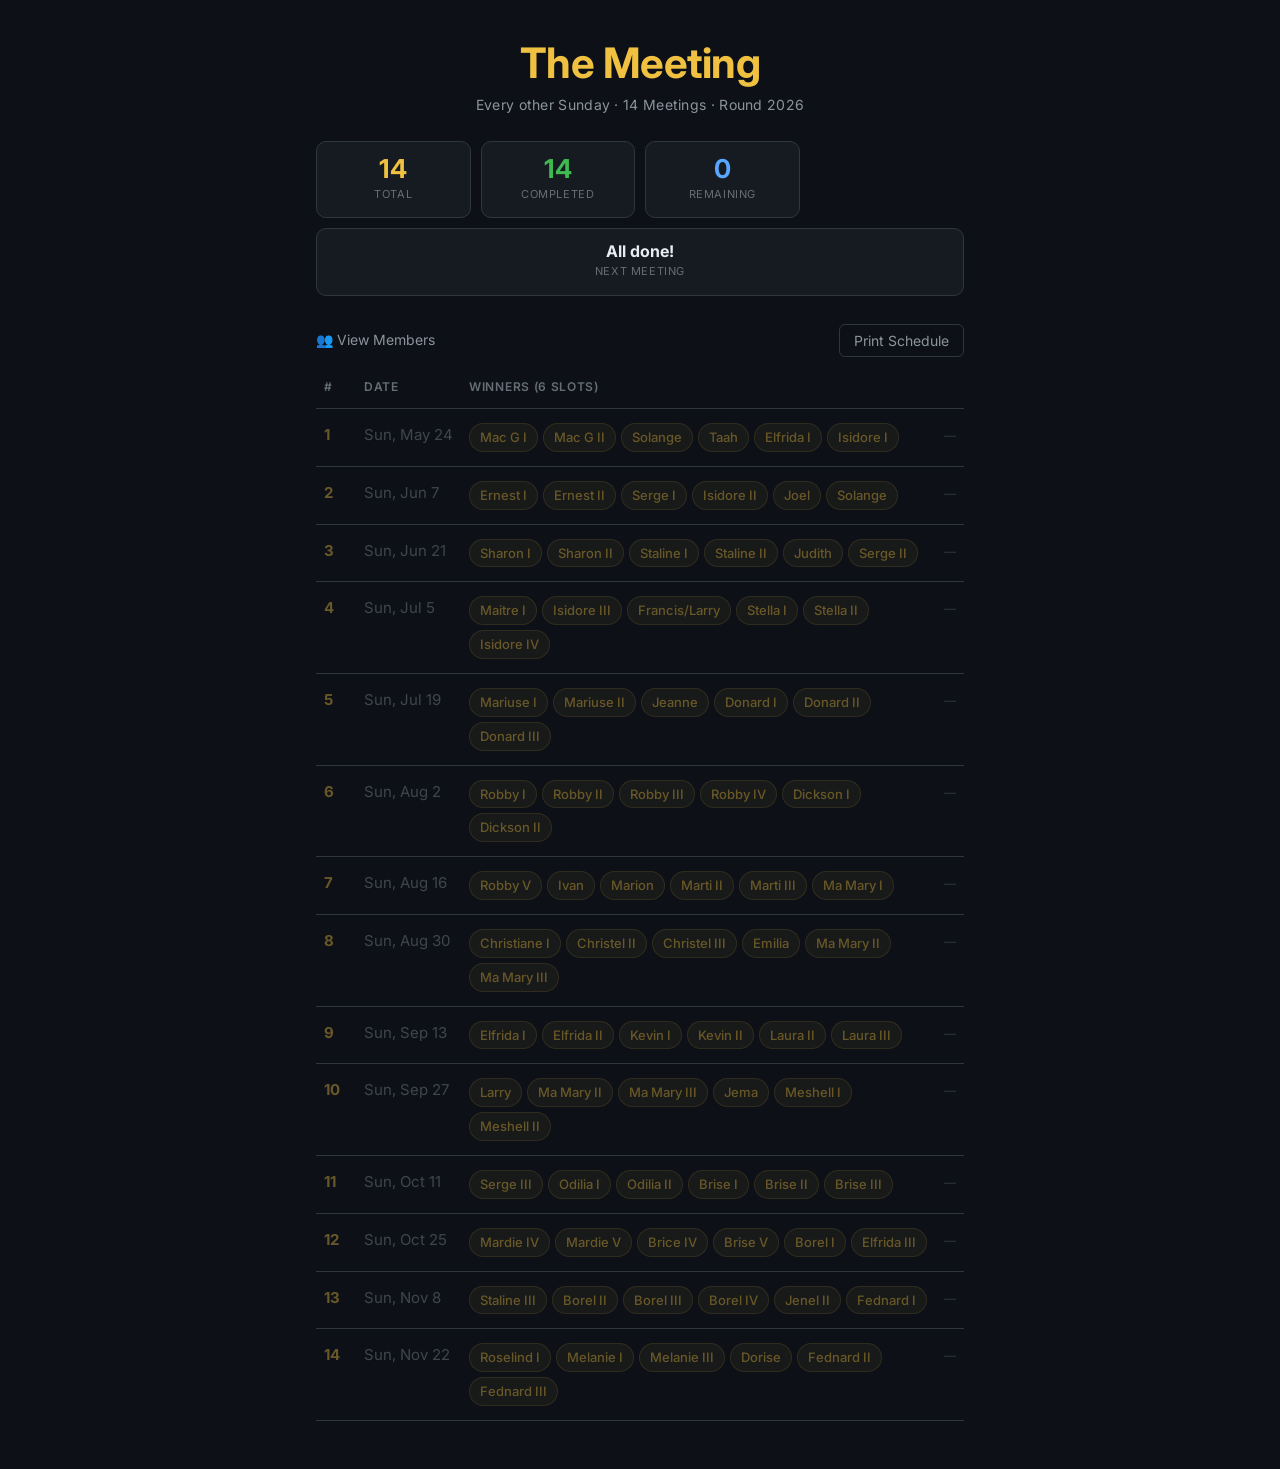
<file: index.html>
<!DOCTYPE html>
<html lang="en">
<head>
  <meta charset="UTF-8">
  <meta name="viewport" content="width=device-width, initial-scale=1.0">
  <title>The Meeting — 2026</title>
  <link rel="preconnect" href="https://fonts.googleapis.com">
  <link rel="preconnect" href="https://fonts.gstatic.com" crossorigin>
  <link href="https://fonts.googleapis.com/css2?family=Inter:wght@300;400;500;600;700&display=swap" rel="stylesheet">
  <link rel="stylesheet" href="assets/style.css">
  <style>
    .action-bar {
      display: flex;
      justify-content: space-between;
      align-items: center;
      margin-bottom: 20px;
      gap: 10px;
    }
    .print-btn {
      background: none;
      border: 1px solid var(--border);
      border-radius: var(--radius-sm);
      color: var(--text-muted);
      font-family: inherit;
      font-size: 14px;
      padding: 7px 14px;
      cursor: pointer;
      transition: all 0.15s;
    }
    .print-btn:hover { border-color: var(--gold-border); color: var(--gold); }
    .table-wrap { overflow-x: auto; }
    .members-link {
      font-size: 14px;
      color: var(--text-muted);
      text-decoration: none;
      display: inline-flex;
      align-items: center;
      gap: 6px;
      transition: color 0.15s;
    }
    .members-link:hover { color: var(--gold); }
    @media (max-width: 480px) {
      .meeting-table .meeting-date-cell { display: none; }
    }
    @media print {
      .action-bar, .mark-btn, .site-footer { display: none; }
    }
  </style>
</head>
<body>

<div class="container">

  <header class="site-header">
    <h1 class="group-name">The Meeting</h1>
    <p class="subtitle">Every other Sunday &middot; 14 Meetings &middot; Round 2026</p>
  </header>

  <!-- Stats -->
  <div class="stats-grid" id="stats-grid"></div>

  <!-- Action bar -->
  <div class="action-bar">
    <a href="members.html" class="members-link">👥 View Members</a>
    <button class="print-btn" onclick="window.print()">Print Schedule</button>
  </div>

  <!-- Schedule Table -->
  <div class="table-wrap">
    <table class="meeting-table" id="meeting-table">
      <thead>
        <tr>
          <th>#</th>
          <th>Date</th>
          <th>Winners (6 slots)</th>
          <th></th>
        </tr>
      </thead>
      <tbody id="table-body"></tbody>
    </table>
  </div>

</div>

<script src="assets/data.js"></script>
<script>
  function today() {
    const d = new Date(); d.setHours(0,0,0,0); return d;
  }

  function parseDate(str) {
    const [y, m, d] = str.split('-').map(Number);
    return new Date(y, m - 1, d);
  }

  function formatShort(str) {
    return parseDate(str).toLocaleDateString('en-US', {
      weekday: 'short', month: 'short', day: 'numeric'
    });
  }

  function formatLong(str) {
    return parseDate(str).toLocaleDateString('en-US', {
      month: 'long', day: 'numeric', year: 'numeric'
    });
  }

  function escHtml(s) {
    return s.replace(/&/g,'&amp;').replace(/</g,'&lt;').replace(/>/g,'&gt;');
  }

  function getCompletions() {
    try { return JSON.parse(localStorage.getItem('meeting_completions') || '[]'); }
    catch { return []; }
  }

  function saveCompletions(arr) {
    localStorage.setItem('meeting_completions', JSON.stringify(arr));
  }

  function isMeetingDone(num) {
    const m = MEETING_DATA.meetings.find(x => x.num === num);
    if (!m) return false;
    return getCompletions().includes(num) || parseDate(m.date) < today();
  }

  function renderStats() {
    const t = today();
    const total = MEETING_DATA.totalMeetings;
    const done = MEETING_DATA.meetings.filter(m => isMeetingDone(m.num)).length;
    const remaining = total - done;
    const next = MEETING_DATA.meetings.find(m => parseDate(m.date) >= t);
    const nextLabel = next ? formatLong(next.date) : 'All done!';

    document.getElementById('stats-grid').innerHTML = `
      <div class="stat-card">
        <div class="stat-value">${total}</div>
        <div class="stat-label">Total</div>
      </div>
      <div class="stat-card">
        <div class="stat-value" style="color:var(--green)">${done}</div>
        <div class="stat-label">Completed</div>
      </div>
      <div class="stat-card">
        <div class="stat-value" style="color:var(--blue)">${remaining}</div>
        <div class="stat-label">Remaining</div>
      </div>
      <div class="stat-card" style="grid-column: 1 / -1">
        <div class="stat-value" style="font-size:16px;color:var(--text)">${nextLabel}</div>
        <div class="stat-label">Next Meeting</div>
      </div>
    `;
  }

  function renderTable() {
    const t = today();
    const completions = getCompletions();
    const tbody = document.getElementById('table-body');

    tbody.innerHTML = MEETING_DATA.meetings.map(m => {
      const date = parseDate(m.date);
      const isPast = date < t;
      const isToday = date.getTime() === t.getTime();
      const markedDone = completions.includes(m.num);
      const isDone = markedDone || isPast;

      let rowClass = 'meeting-row';
      if (isDone && !isToday) rowClass += ' completed-row';
      if (isToday) rowClass += ' today-row';

      const chips = m.winners.map(w => `<span class="winner-chip">${escHtml(w)}</span>`).join('');
      const btnClass = markedDone ? 'mark-btn done' : 'mark-btn';
      const btnLabel = markedDone ? '✓ Done' : 'Mark Done';

      return `
        <tr class="${rowClass}" id="row-${m.num}">
          <td class="meeting-num-cell">${m.num}</td>
          <td class="meeting-date-cell">${formatShort(m.date)}</td>
          <td><div class="winners-cell">${chips}</div></td>
          <td style="white-space:nowrap">
            ${isToday || !isPast
              ? `<button class="${btnClass}" id="btn-${m.num}" onclick="toggleDone(${m.num})">${btnLabel}</button>`
              : `<span style="font-size:12px;color:var(--text-dim)">—</span>`
            }
          </td>
        </tr>`;
    }).join('');
  }

  function toggleDone(num) {
    const completions = getCompletions();
    const idx = completions.indexOf(num);
    if (idx === -1) completions.push(num);
    else completions.splice(idx, 1);
    saveCompletions(completions);
    renderStats();
    renderTable();
  }

  renderStats();
  renderTable();
</script>

</body>
</html>
</file>
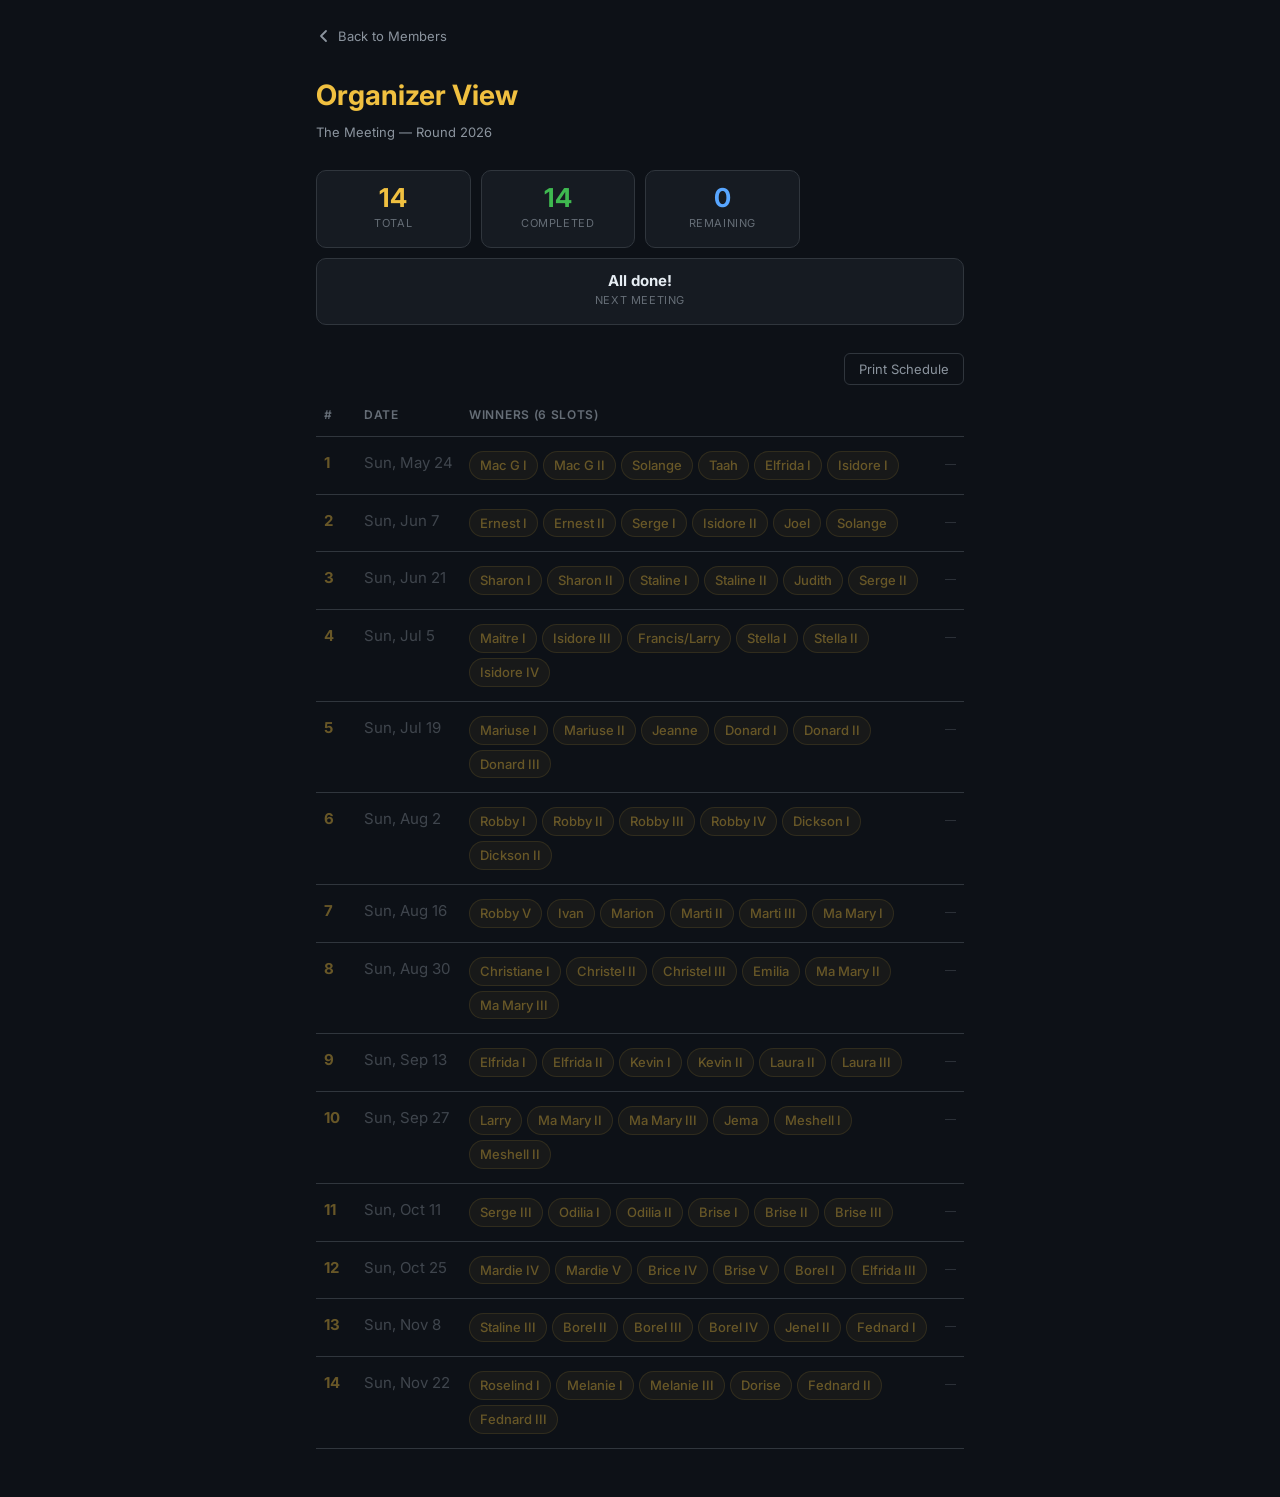
<file: admin.html>
<!DOCTYPE html>
<html lang="en">
<head>
  <meta charset="UTF-8">
  <meta name="viewport" content="width=device-width, initial-scale=1.0">
  <title>Organizer View — The Meeting 2026</title>
  <link rel="preconnect" href="https://fonts.googleapis.com">
  <link rel="preconnect" href="https://fonts.gstatic.com" crossorigin>
  <link href="https://fonts.googleapis.com/css2?family=Inter:wght@300;400;500;600;700&display=swap" rel="stylesheet">
  <link rel="stylesheet" href="assets/style.css">
  <style>
    .action-bar {
      display: flex;
      justify-content: flex-end;
      margin-bottom: 20px;
      gap: 10px;
    }
    .print-btn {
      background: none;
      border: 1px solid var(--border);
      border-radius: var(--radius-sm);
      color: var(--text-muted);
      font-family: inherit;
      font-size: 13px;
      padding: 7px 14px;
      cursor: pointer;
      transition: all 0.15s;
    }
    .print-btn:hover { border-color: var(--gold-border); color: var(--gold); }
    .table-wrap { overflow-x: auto; }
    @media (max-width: 480px) {
      .meeting-table .meeting-date-cell { display: none; }
    }
  </style>
</head>
<body>

<div class="container" style="padding-top:20px">

  <a href="index.html" class="back-btn">
    <svg width="16" height="16" viewBox="0 0 16 16" fill="none">
      <path d="M10 3L5 8L10 13" stroke="currentColor" stroke-width="1.8" stroke-linecap="round" stroke-linejoin="round"/>
    </svg>
    Back to Members
  </a>

  <h1 class="page-title">Organizer View</h1>
  <p class="page-subtitle">The Meeting &mdash; Round 2026</p>

  <!-- Stats -->
  <div class="stats-grid" id="stats-grid"></div>

  <!-- Action bar -->
  <div class="action-bar">
    <button class="print-btn" onclick="window.print()">Print Schedule</button>
  </div>

  <!-- Schedule Table -->
  <div class="table-wrap">
    <table class="meeting-table" id="meeting-table">
      <thead>
        <tr>
          <th>#</th>
          <th>Date</th>
          <th>Winners (6 slots)</th>
          <th></th>
        </tr>
      </thead>
      <tbody id="table-body"></tbody>
    </table>
  </div>

</div>

<script src="assets/data.js"></script>
<script>
  // ── Helpers ──────────────────────────────────────

  function today() {
    const d = new Date(); d.setHours(0,0,0,0); return d;
  }

  function parseDate(str) {
    const [y, m, d] = str.split('-').map(Number);
    return new Date(y, m - 1, d);
  }

  function formatShort(str) {
    return parseDate(str).toLocaleDateString('en-US', {
      weekday: 'short', month: 'short', day: 'numeric'
    });
  }

  function formatLong(str) {
    return parseDate(str).toLocaleDateString('en-US', {
      month: 'long', day: 'numeric', year: 'numeric'
    });
  }

  function escHtml(s) {
    return s.replace(/&/g,'&amp;').replace(/</g,'&lt;').replace(/>/g,'&gt;');
  }

  function getCompletions() {
    try { return JSON.parse(localStorage.getItem('meeting_completions') || '[]'); }
    catch { return []; }
  }

  function saveCompletions(arr) {
    localStorage.setItem('meeting_completions', JSON.stringify(arr));
  }

  function isMeetingDone(num) {
    const m = MEETING_DATA.meetings.find(x => x.num === num);
    if (!m) return false;
    return getCompletions().includes(num) || parseDate(m.date) < today();
  }

  // ── Stats ─────────────────────────────────────────

  function renderStats() {
    const t = today();
    const total = MEETING_DATA.totalMeetings;
    const done = MEETING_DATA.meetings.filter(m => isMeetingDone(m.num)).length;
    const remaining = total - done;
    const next = MEETING_DATA.meetings.find(m => parseDate(m.date) >= t);
    const nextLabel = next ? formatLong(next.date) : 'All done!';

    document.getElementById('stats-grid').innerHTML = `
      <div class="stat-card">
        <div class="stat-value">${total}</div>
        <div class="stat-label">Total</div>
      </div>
      <div class="stat-card">
        <div class="stat-value" style="color:var(--green)">${done}</div>
        <div class="stat-label">Completed</div>
      </div>
      <div class="stat-card">
        <div class="stat-value" style="color:var(--blue)">${remaining}</div>
        <div class="stat-label">Remaining</div>
      </div>
      <div class="stat-card" style="grid-column: 1 / -1">
        <div class="stat-value" style="font-size:15px;color:var(--text)">${nextLabel}</div>
        <div class="stat-label">Next Meeting</div>
      </div>
    `;
  }

  // ── Table ─────────────────────────────────────────

  function renderTable() {
    const t = today();
    const completions = getCompletions();
    const tbody = document.getElementById('table-body');

    tbody.innerHTML = MEETING_DATA.meetings.map(m => {
      const date = parseDate(m.date);
      const isPast = date < t;
      const isToday = date.getTime() === t.getTime();
      const markedDone = completions.includes(m.num);
      const isDone = markedDone || isPast;

      let rowClass = 'meeting-row';
      if (isDone && !isToday) rowClass += ' completed-row';
      if (isToday) rowClass += ' today-row';

      const chips = m.winners.map(w => `<span class="winner-chip">${escHtml(w)}</span>`).join('');

      const btnClass = markedDone ? 'mark-btn done' : 'mark-btn';
      const btnLabel = markedDone ? '✓ Done' : 'Mark Done';

      return `
        <tr class="${rowClass}" id="row-${m.num}">
          <td class="meeting-num-cell">${m.num}</td>
          <td class="meeting-date-cell">${formatShort(m.date)}</td>
          <td><div class="winners-cell">${chips}</div></td>
          <td style="white-space:nowrap">
            ${isToday || !isPast
              ? `<button class="${btnClass}" id="btn-${m.num}" onclick="toggleDone(${m.num})">${btnLabel}</button>`
              : `<span style="font-size:11px;color:var(--text-dim)">—</span>`
            }
          </td>
        </tr>`;
    }).join('');
  }

  function toggleDone(num) {
    const completions = getCompletions();
    const idx = completions.indexOf(num);
    if (idx === -1) completions.push(num);
    else completions.splice(idx, 1);
    saveCompletions(completions);
    renderStats();
    renderTable();
  }

  // ── Init ─────────────────────────────────────────

  renderStats();
  renderTable();
</script>

</body>
</html>
</file>
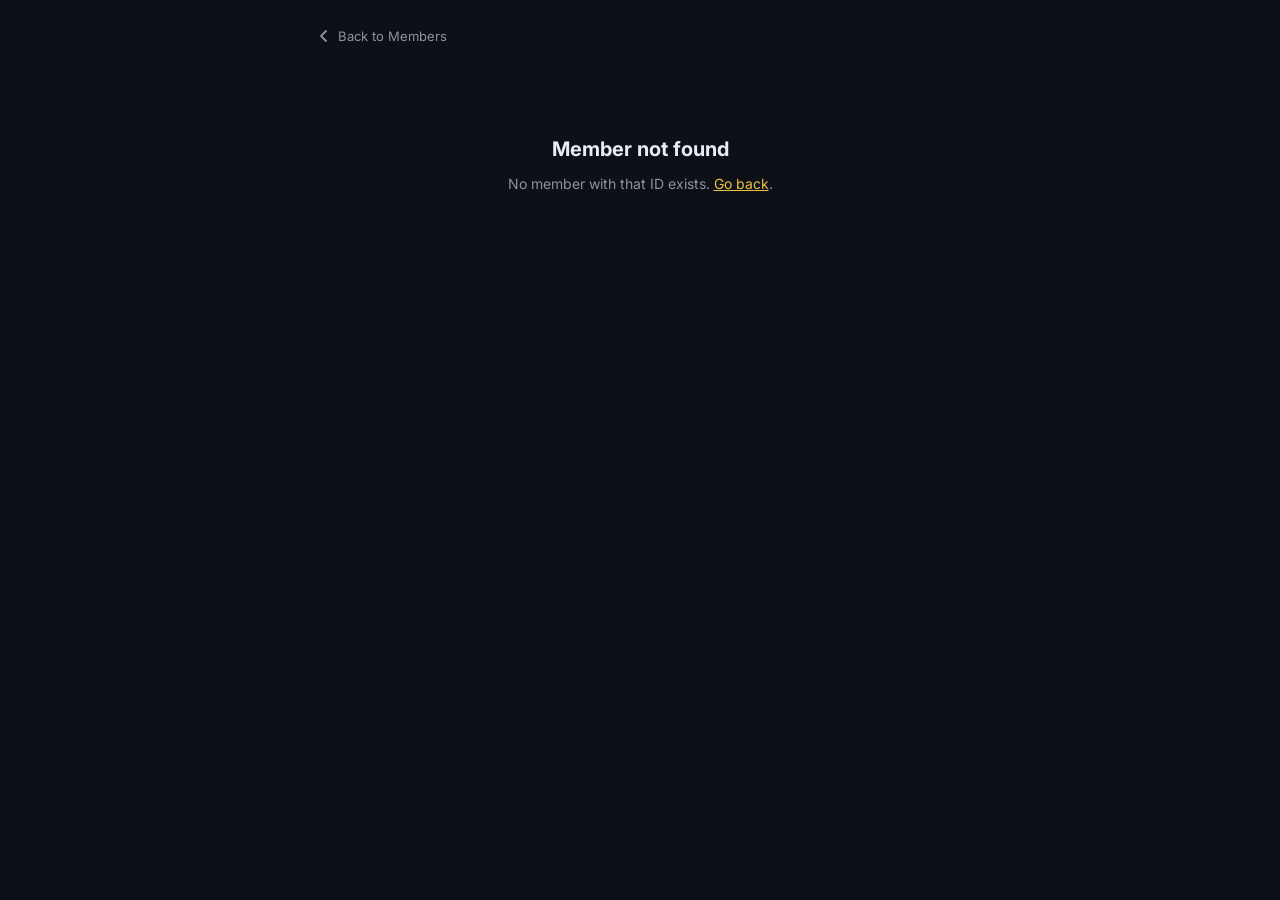
<file: member.html>
<!DOCTYPE html>
<html lang="en">
<head>
  <meta charset="UTF-8">
  <meta name="viewport" content="width=device-width, initial-scale=1.0">
  <title>Member — The Meeting 2026</title>
  <link rel="preconnect" href="https://fonts.googleapis.com">
  <link rel="preconnect" href="https://fonts.gstatic.com" crossorigin>
  <link href="https://fonts.googleapis.com/css2?family=Inter:wght@300;400;500;600;700&display=swap" rel="stylesheet">
  <link rel="stylesheet" href="assets/style.css">
</head>
<body>

<div class="container" style="padding-top:20px">

  <a href="members.html" class="back-btn">
    <svg width="16" height="16" viewBox="0 0 16 16" fill="none">
      <path d="M10 3L5 8L10 13" stroke="currentColor" stroke-width="1.8" stroke-linecap="round" stroke-linejoin="round"/>
    </svg>
    Back to Members
  </a>

  <div id="page-content"></div>

</div>

<script src="assets/data.js"></script>
<script>
  // ── Helpers ──────────────────────────────────────

  function today() {
    const d = new Date(); d.setHours(0,0,0,0); return d;
  }

  function parseDate(str) {
    const [y, m, d] = str.split('-').map(Number);
    return new Date(y, m - 1, d);
  }

  function formatLong(str) {
    return parseDate(str).toLocaleDateString('en-US', {
      weekday: 'long', year: 'numeric', month: 'long', day: 'numeric'
    });
  }

  function formatShort(str) {
    return parseDate(str).toLocaleDateString('en-US', {
      month: 'short', day: 'numeric'
    });
  }

  function escHtml(s) {
    return s.replace(/&/g,'&amp;').replace(/</g,'&lt;').replace(/>/g,'&gt;');
  }

  function getCompletions() {
    try { return JSON.parse(localStorage.getItem('meeting_completions') || '[]'); }
    catch { return []; }
  }

  function meetingStatus(dateStr) {
    const t = today();
    const d = parseDate(dateStr);
    const diff = Math.round((d - t) / 86400000);
    const completions = getCompletions();
    const meeting = MEETING_DATA.meetings.find(m => m.date === dateStr);
    const markedDone = meeting && completions.includes(meeting.num);
    if (diff < 0 || markedDone) return { status: 'COMPLETED', label: 'Passed' };
    if (diff === 0) return { status: 'TODAY', label: 'Today!' };
    if (diff === 1) return { status: 'UPCOMING', label: 'Tomorrow' };
    return { status: 'UPCOMING', label: `In ${diff} days` };
  }

  // ── Render ────────────────────────────────────────

  function render() {
    const params = new URLSearchParams(window.location.search);
    const id = params.get('id');
    const content = document.getElementById('page-content');

    const member = MEMBERS.find(m => m.id === id);

    if (!member) {
      document.title = 'Not Found — The Meeting';
      content.innerHTML = `
        <div class="error-state">
          <h2>Member not found</h2>
          <p>No member with that ID exists. <a href="index.html" style="color:var(--gold)">Go back</a>.</p>
        </div>`;
      return;
    }

    document.title = `${member.name} — The Meeting 2026`;

    // Find payout meetings
    const payouts = MEETING_DATA.meetings
      .map(m => ({
        ...m,
        winningSlots: m.winners.filter(w => member.slots.includes(w))
      }))
      .filter(m => m.winningSlots.length > 0);

    // ── Header ──────────────────────────────────────
    let html = `
      <div class="member-header">
        <h1 class="member-name">${escHtml(member.name)}</h1>
        <p class="member-meta">${member.slots.length} slot${member.slots.length !== 1 ? 's' : ''} &middot; ${payouts.length} payout date${payouts.length !== 1 ? 's' : ''}</p>
      </div>
    `;

    // ── Your Hand ────────────────────────────────────
    html += `<p class="section-title" style="margin-bottom:10px">Your Hand</p>`;
    html += `<div class="card" style="margin-bottom:24px">
      <div style="display:flex;flex-wrap:wrap;gap:8px">
        ${member.slots.map(s => `<span class="slot-chip">${escHtml(s)}</span>`).join('')}
      </div>
    </div>`;

    // ── Payout Dates ─────────────────────────────────
    html += `<p class="section-title" style="margin-bottom:12px">Your Payout Dates</p>`;

    if (payouts.length === 0) {
      html += `<div class="card" style="color:var(--text-muted);font-size:14px">No payouts found.</div>`;
    } else {
      payouts.forEach(m => {
        const { status, label } = meetingStatus(m.date);
        const cardClass = status === 'TODAY' ? 'card today' : status === 'COMPLETED' ? 'card completed' : 'card highlighted';
        html += `
          <div class="${cardClass}" style="margin-bottom:12px">
            <div class="payout-card-top">
              <div>
                <div class="payout-meeting-num">Meeting ${m.num}</div>
                <div class="payout-date">${formatLong(m.date)}</div>
              </div>
              <span class="status-badge ${status}">${status}</span>
            </div>
            <div class="countdown-text">${label}</div>
            <div class="payout-slots">
              ${m.winningSlots.map(s => `<span class="slot-chip">${escHtml(s)}</span>`).join('')}
            </div>
          </div>`;
      });
    }

    // ── Full Schedule ─────────────────────────────────
    html += `<p class="section-title" style="margin:28px 0 10px">Full Schedule</p>`;
    html += `<div>`;

    MEETING_DATA.meetings.forEach(m => {
      const mySlots = m.winners.filter(w => member.slots.includes(w));
      const isMine = mySlots.length > 0;
      const isPast = parseDate(m.date) < today();
      let rowClass = 'schedule-row';
      if (isMine) rowClass += ' is-mine';
      if (isPast) rowClass += ' is-past';

      html += `
        <div class="${rowClass}">
          <span class="schedule-row-num">${m.num}</span>
          <span class="schedule-row-date">${formatShort(m.date)}</span>
          ${isMine ? `<span class="schedule-row-slot">${mySlots.map(escHtml).join(', ')}</span>` : ''}
        </div>`;
    });

    html += `</div>`;

    content.innerHTML = html;
  }

  render();
</script>

</body>
</html>
</file>
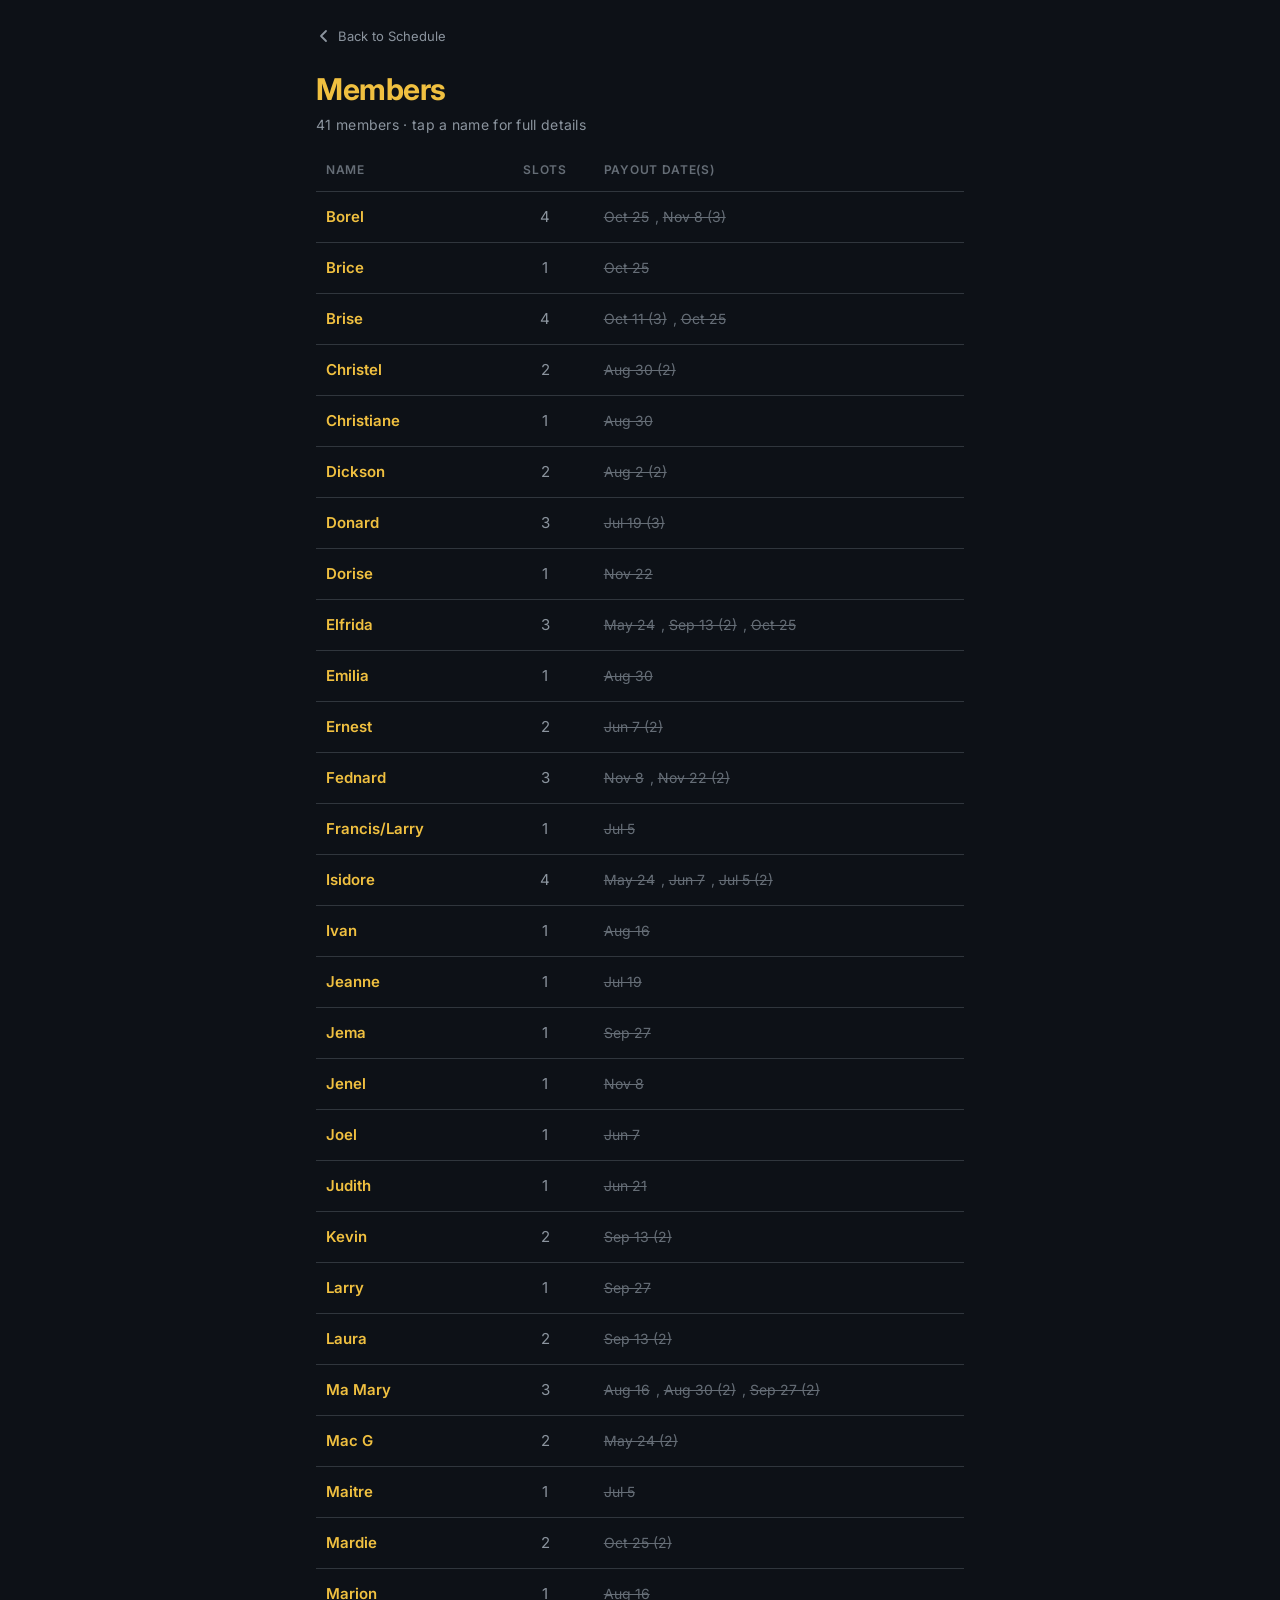
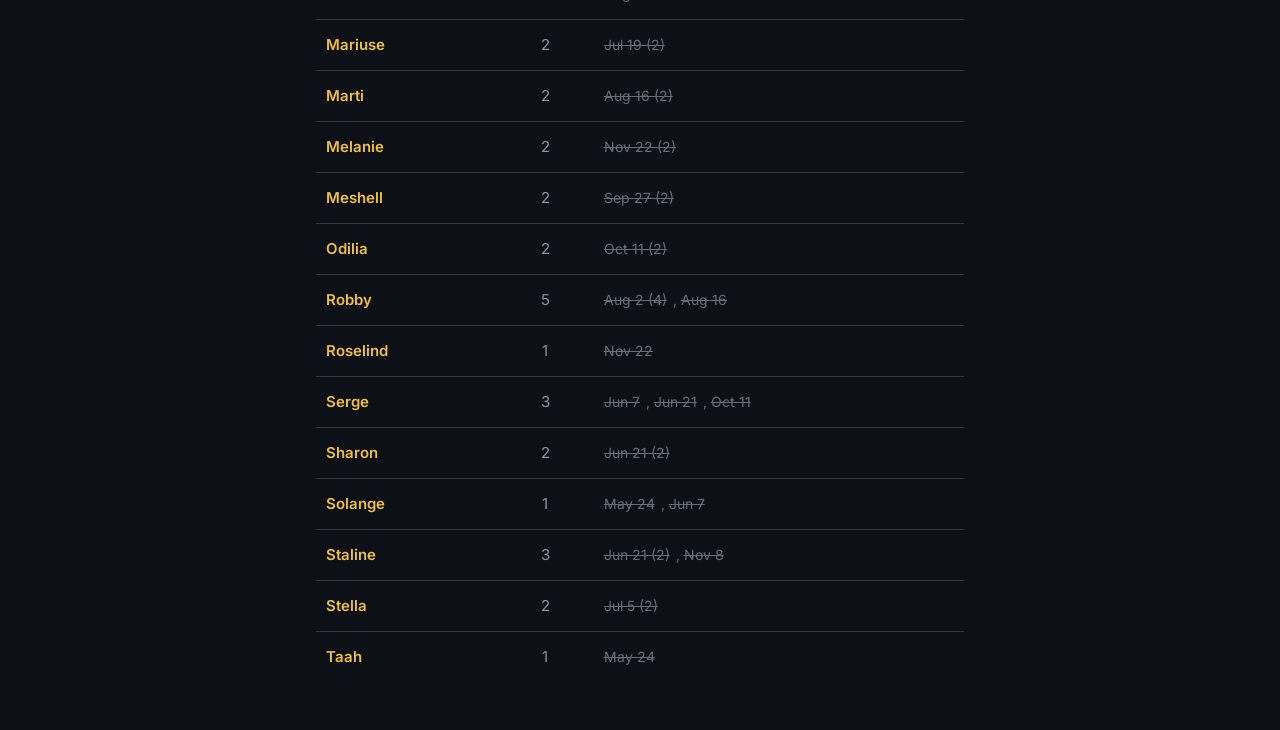
<file: members.html>
<!DOCTYPE html>
<html lang="en">
<head>
  <meta charset="UTF-8">
  <meta name="viewport" content="width=device-width, initial-scale=1.0">
  <title>Members — The Meeting 2026</title>
  <link rel="preconnect" href="https://fonts.googleapis.com">
  <link rel="preconnect" href="https://fonts.gstatic.com" crossorigin>
  <link href="https://fonts.googleapis.com/css2?family=Inter:wght@300;400;500;600;700&display=swap" rel="stylesheet">
  <link rel="stylesheet" href="assets/style.css">
  <style>
    .members-table {
      width: 100%;
      border-collapse: collapse;
    }

    .members-table th {
      text-align: left;
      font-size: 12px;
      font-weight: 600;
      text-transform: uppercase;
      letter-spacing: 0.7px;
      color: var(--text-dim);
      padding: 0 10px 12px;
      border-bottom: 1px solid var(--border);
    }

    .members-table td {
      padding: 13px 10px;
      border-bottom: 1px solid var(--border);
      vertical-align: middle;
      font-size: 15px;
    }

    .members-table tr:last-child td {
      border-bottom: none;
    }

    .member-name-link {
      color: var(--gold);
      text-decoration: none;
      font-weight: 600;
      transition: opacity 0.15s;
    }
    .member-name-link:hover { opacity: 0.75; }

    .slot-count {
      color: var(--text-muted);
      font-size: 14px;
      text-align: center;
    }

    .payout-dates {
      color: var(--text);
      font-size: 14px;
      line-height: 1.7;
    }

    .payout-date-item {
      display: inline-block;
      margin-right: 6px;
      white-space: nowrap;
    }

    .payout-date-item.passed {
      color: var(--text-dim);
      text-decoration: line-through;
      text-decoration-color: var(--text-dim);
    }

    .payout-date-item.upcoming {
      color: var(--text);
    }

    .payout-date-item.today {
      color: var(--gold);
      font-weight: 600;
    }
  </style>
</head>
<body>

<div class="container" style="padding-top:20px">

  <a href="index.html" class="back-btn">
    <svg width="16" height="16" viewBox="0 0 16 16" fill="none">
      <path d="M10 3L5 8L10 13" stroke="currentColor" stroke-width="1.8" stroke-linecap="round" stroke-linejoin="round"/>
    </svg>
    Back to Schedule
  </a>

  <header class="site-header" style="padding-top:0;text-align:left">
    <h1 class="group-name" style="font-size:clamp(22px,5vw,30px)">Members</h1>
    <p class="subtitle" style="text-align:left" id="member-count"></p>
  </header>

  <table class="members-table">
    <thead>
      <tr>
        <th>Name</th>
        <th style="text-align:center">Slots</th>
        <th>Payout Date(s)</th>
      </tr>
    </thead>
    <tbody id="members-tbody"></tbody>
  </table>

</div>

<script src="assets/data.js"></script>
<script>
  function today() {
    const d = new Date(); d.setHours(0,0,0,0); return d;
  }

  function parseDate(str) {
    const [y, m, d] = str.split('-').map(Number);
    return new Date(y, m - 1, d);
  }

  function formatDate(str) {
    return parseDate(str).toLocaleDateString('en-US', { month: 'short', day: 'numeric' });
  }

  function escHtml(s) {
    return s.replace(/&/g,'&amp;').replace(/</g,'&lt;').replace(/>/g,'&gt;');
  }

  const t = today();
  const sorted = [...MEMBERS].sort((a, b) => a.name.localeCompare(b.name));

  document.getElementById('member-count').textContent =
    `${sorted.length} members · tap a name for full details`;

  document.getElementById('members-tbody').innerHTML = sorted.map(member => {
    // Find all meetings where this member wins, with slot count per date
    const payouts = MEETING_DATA.meetings
      .map(m => ({
        date: m.date,
        count: m.winners.filter(w => member.slots.includes(w)).length
      }))
      .filter(p => p.count > 0);

    const dateItems = payouts.map(p => {
      const d = parseDate(p.date);
      const diff = Math.round((d - t) / 86400000);
      let cls = 'payout-date-item upcoming';
      if (diff < 0) cls = 'payout-date-item passed';
      else if (diff === 0) cls = 'payout-date-item today';
      const label = formatDate(p.date) + (p.count > 1 ? ` (${p.count})` : '');
      return `<span class="${cls}">${label}</span>`;
    }).join('<span style="color:var(--text-dim);">, </span>');

    const datesHtml = payouts.length > 0
      ? `<div class="payout-dates">${dateItems}</div>`
      : `<span style="color:var(--text-dim);font-size:13px">—</span>`;

    return `
      <tr>
        <td><a class="member-name-link" href="member.html?id=${encodeURIComponent(member.id)}">${escHtml(member.name)}</a></td>
        <td class="slot-count">${member.slots.length}</td>
        <td>${datesHtml}</td>
      </tr>`;
  }).join('');
</script>

</body>
</html>
</file>
<file: assets/style.css>
@import url('https://fonts.googleapis.com/css2?family=Inter:wght@300;400;500;600;700&display=swap');

*, *::before, *::after { box-sizing: border-box; margin: 0; padding: 0; }

:root {
  --bg: #0d1117;
  --card: #161b22;
  --card-hover: #1c2330;
  --border: #30363d;
  --gold: #f0c040;
  --gold-dim: rgba(240, 192, 64, 0.12);
  --gold-border: rgba(240, 192, 64, 0.3);
  --text: #e6edf3;
  --text-muted: #8b949e;
  --text-dim: #656d76;
  --green: #3fb950;
  --green-dim: rgba(63, 185, 80, 0.15);
  --red: #f85149;
  --red-dim: rgba(248, 81, 73, 0.15);
  --blue: #58a6ff;
  --blue-dim: rgba(88, 166, 255, 0.15);
  --radius: 10px;
  --radius-sm: 6px;
}

html { scroll-behavior: smooth; }

body {
  font-family: 'Inter', -apple-system, BlinkMacSystemFont, 'Segoe UI', sans-serif;
  background: var(--bg);
  color: var(--text);
  min-height: 100vh;
  line-height: 1.6;
  -webkit-font-smoothing: antialiased;
}

/* ── Layout ─────────────────────────────────────── */

.container {
  max-width: 680px;
  margin: 0 auto;
  padding: 0 16px 48px;
}

/* ── Header ─────────────────────────────────────── */

.site-header {
  text-align: center;
  padding: 40px 0 24px;
}

.group-name {
  font-size: clamp(28px, 7vw, 42px);
  font-weight: 700;
  color: var(--gold);
  letter-spacing: -0.5px;
  line-height: 1.1;
}

.subtitle {
  margin-top: 8px;
  font-size: 14px;
  color: var(--text-muted);
  letter-spacing: 0.3px;
}

/* ── Next Meeting Banner ─────────────────────────── */

.next-meeting-banner {
  background: var(--gold-dim);
  border: 1px solid var(--gold-border);
  border-radius: var(--radius);
  padding: 14px 18px;
  margin-bottom: 20px;
  display: flex;
  align-items: center;
  gap: 12px;
}

.next-meeting-banner .banner-icon {
  font-size: 20px;
  flex-shrink: 0;
}

.next-meeting-banner .banner-text {
  flex: 1;
}

.next-meeting-banner .banner-label {
  font-size: 11px;
  font-weight: 600;
  text-transform: uppercase;
  letter-spacing: 0.8px;
  color: var(--gold);
  margin-bottom: 2px;
}

.next-meeting-banner .banner-date {
  font-size: 15px;
  font-weight: 600;
  color: var(--text);
}

.next-meeting-banner .banner-countdown {
  font-size: 13px;
  color: var(--text-muted);
}

/* ── Progress Bar ─────────────────────────────────── */

.progress-section {
  margin-bottom: 28px;
}

.progress-label {
  display: flex;
  justify-content: space-between;
  align-items: center;
  margin-bottom: 8px;
  font-size: 13px;
  color: var(--text-muted);
}

.progress-count {
  font-weight: 600;
  color: var(--gold);
}

.progress-bar-track {
  height: 6px;
  background: var(--card);
  border-radius: 999px;
  overflow: hidden;
  border: 1px solid var(--border);
}

.progress-bar-fill {
  height: 100%;
  background: linear-gradient(90deg, var(--gold) 0%, #ffdd70 100%);
  border-radius: 999px;
  transition: width 0.6s ease;
}

/* ── Section titles ─────────────────────────────── */

.section-title {
  font-size: 11px;
  font-weight: 600;
  text-transform: uppercase;
  letter-spacing: 1px;
  color: var(--text-dim);
  margin-bottom: 12px;
}

/* ── Members Grid ─────────────────────────────────── */

.members-grid {
  display: grid;
  grid-template-columns: repeat(auto-fill, minmax(140px, 1fr));
  gap: 10px;
  margin-bottom: 40px;
}

.member-card {
  background: var(--card);
  border: 1px solid var(--border);
  border-radius: var(--radius);
  padding: 14px 12px;
  text-align: center;
  cursor: pointer;
  text-decoration: none;
  color: var(--text);
  display: block;
  transition: background 0.15s, border-color 0.15s, transform 0.1s;
  -webkit-tap-highlight-color: transparent;
}

.member-card:hover,
.member-card:focus {
  background: var(--card-hover);
  border-color: var(--gold-border);
  transform: translateY(-2px);
  outline: none;
}

.member-card:active {
  transform: translateY(0);
}

.member-card-name {
  font-size: 14px;
  font-weight: 600;
  margin-bottom: 4px;
}

.member-card-slots {
  font-size: 11px;
  color: var(--text-muted);
}

/* ── Footer ─────────────────────────────────────── */

.site-footer {
  text-align: center;
  padding-top: 16px;
  border-top: 1px solid var(--border);
}

.organizer-link {
  font-size: 13px;
  color: var(--text-dim);
  text-decoration: none;
  transition: color 0.15s;
}

.organizer-link:hover {
  color: var(--text-muted);
}

/* ── Back Button ─────────────────────────────────── */

.back-btn {
  display: inline-flex;
  align-items: center;
  gap: 6px;
  font-size: 13px;
  color: var(--text-muted);
  text-decoration: none;
  padding: 6px 0;
  margin-bottom: 20px;
  transition: color 0.15s;
  -webkit-tap-highlight-color: transparent;
}

.back-btn:hover { color: var(--gold); }

.back-btn svg { flex-shrink: 0; }

/* ── Member Page Header ──────────────────────────── */

.member-header {
  margin-bottom: 28px;
}

.member-name {
  font-size: clamp(24px, 6vw, 36px);
  font-weight: 700;
  color: var(--gold);
  letter-spacing: -0.3px;
  margin-bottom: 4px;
}

.member-meta {
  font-size: 13px;
  color: var(--text-muted);
}

/* ── Cards ──────────────────────────────────────── */

.card {
  background: var(--card);
  border: 1px solid var(--border);
  border-radius: var(--radius);
  padding: 16px;
  margin-bottom: 12px;
}

.card.highlighted {
  border-color: var(--gold-border);
  background: linear-gradient(135deg, var(--card) 0%, rgba(240,192,64,0.05) 100%);
}

.card.today {
  border-color: var(--gold);
  box-shadow: 0 0 0 1px var(--gold-border), 0 4px 20px rgba(240,192,64,0.15);
}

.card.completed {
  opacity: 0.55;
}

/* ── Payout Card ─────────────────────────────────── */

.payout-card-top {
  display: flex;
  justify-content: space-between;
  align-items: flex-start;
  gap: 12px;
}

.payout-meeting-num {
  font-size: 11px;
  font-weight: 600;
  text-transform: uppercase;
  letter-spacing: 0.8px;
  color: var(--text-dim);
  margin-bottom: 4px;
}

.payout-date {
  font-size: 16px;
  font-weight: 600;
  color: var(--text);
  margin-bottom: 4px;
}

.payout-slots {
  display: flex;
  flex-wrap: wrap;
  gap: 6px;
  margin-top: 10px;
}

.slot-chip {
  display: inline-block;
  background: var(--gold-dim);
  border: 1px solid var(--gold-border);
  color: var(--gold);
  font-size: 12px;
  font-weight: 500;
  padding: 3px 10px;
  border-radius: 999px;
}

/* ── Status Badge ─────────────────────────────────── */

.status-badge {
  display: inline-block;
  font-size: 10px;
  font-weight: 700;
  text-transform: uppercase;
  letter-spacing: 0.8px;
  padding: 3px 8px;
  border-radius: 999px;
  flex-shrink: 0;
}

.status-badge.UPCOMING {
  background: var(--blue-dim);
  color: var(--blue);
}

.status-badge.TODAY {
  background: var(--gold-dim);
  color: var(--gold);
  animation: pulse-badge 2s ease-in-out infinite;
}

.status-badge.COMPLETED {
  background: var(--green-dim);
  color: var(--green);
}

@keyframes pulse-badge {
  0%, 100% { opacity: 1; }
  50% { opacity: 0.6; }
}

.countdown-text {
  font-size: 13px;
  color: var(--text-muted);
  margin-top: 6px;
}

/* ── Full Schedule (member page) ─────────────────── */

.schedule-row {
  display: flex;
  align-items: center;
  gap: 12px;
  padding: 10px 14px;
  border-radius: var(--radius-sm);
  margin-bottom: 4px;
  font-size: 13px;
  transition: background 0.1s;
}

.schedule-row.is-mine {
  background: var(--gold-dim);
  border: 1px solid var(--gold-border);
}

.schedule-row.is-past:not(.is-mine) {
  opacity: 0.45;
}

.schedule-row-num {
  font-weight: 700;
  color: var(--text-dim);
  width: 28px;
  flex-shrink: 0;
  font-size: 12px;
}

.schedule-row.is-mine .schedule-row-num {
  color: var(--gold);
}

.schedule-row-date {
  flex: 1;
  color: var(--text-muted);
}

.schedule-row-slot {
  font-size: 11px;
  font-weight: 600;
  color: var(--gold);
}

/* ── Admin Page ──────────────────────────────────── */

.stats-grid {
  display: grid;
  grid-template-columns: repeat(2, 1fr);
  gap: 10px;
  margin-bottom: 28px;
}

@media (min-width: 420px) {
  .stats-grid { grid-template-columns: repeat(4, 1fr); }
}

.stat-card {
  background: var(--card);
  border: 1px solid var(--border);
  border-radius: var(--radius);
  padding: 14px 12px;
  text-align: center;
}

.stat-value {
  font-size: 26px;
  font-weight: 700;
  color: var(--gold);
  line-height: 1;
  margin-bottom: 4px;
}

.stat-label {
  font-size: 11px;
  color: var(--text-dim);
  text-transform: uppercase;
  letter-spacing: 0.6px;
}

/* ── Meeting Table (admin) ──────────────────────── */

.meeting-table {
  width: 100%;
  border-collapse: collapse;
}

.meeting-table th {
  text-align: left;
  font-size: 12px;
  font-weight: 600;
  text-transform: uppercase;
  letter-spacing: 0.7px;
  color: var(--text-dim);
  padding: 0 8px 12px;
  border-bottom: 1px solid var(--border);
}

.meeting-table td {
  padding: 14px 8px;
  border-bottom: 1px solid var(--border);
  vertical-align: top;
  font-size: 15px;
}

.meeting-row.completed-row td {
  opacity: 0.4;
}

.meeting-row.today-row td {
  background: rgba(240, 192, 64, 0.04);
}

.meeting-num-cell {
  font-weight: 700;
  color: var(--gold);
  white-space: nowrap;
  width: 40px;
}

.meeting-date-cell {
  color: var(--text-muted);
  white-space: nowrap;
}

.winners-cell {
  display: flex;
  flex-wrap: wrap;
  gap: 5px;
}

.winner-chip {
  display: inline-block;
  background: var(--gold-dim);
  border: 1px solid var(--gold-border);
  color: var(--gold);
  font-size: 13px;
  font-weight: 500;
  padding: 3px 10px;
  border-radius: 999px;
  white-space: nowrap;
}

.mark-btn {
  background: none;
  border: 1px solid var(--border);
  border-radius: var(--radius-sm);
  color: var(--text-muted);
  font-size: 11px;
  font-family: inherit;
  padding: 4px 10px;
  cursor: pointer;
  transition: all 0.15s;
  white-space: nowrap;
}

.mark-btn:hover {
  border-color: var(--gold-border);
  color: var(--gold);
}

.mark-btn.done {
  background: var(--green-dim);
  border-color: rgba(63,185,80,0.3);
  color: var(--green);
}

/* ── Page title (admin / member) ──────────────────── */

.page-title {
  font-size: clamp(20px, 5vw, 28px);
  font-weight: 700;
  color: var(--gold);
  margin-bottom: 4px;
}

.page-subtitle {
  font-size: 13px;
  color: var(--text-muted);
  margin-bottom: 28px;
}

/* ── Error state ──────────────────────────────────── */

.error-state {
  text-align: center;
  padding: 60px 20px;
  color: var(--text-muted);
}

.error-state h2 { font-size: 20px; margin-bottom: 8px; color: var(--text); }
.error-state p  { font-size: 14px; }

/* ── Responsive tweaks ───────────────────────────── */

@media (max-width: 360px) {
  .members-grid { grid-template-columns: repeat(2, 1fr); }
}

/* ── Print styles (admin) ────────────────────────── */

@media print {
  body { background: #fff; color: #000; font-size: 11px; }
  .back-btn, .mark-btn, .site-footer { display: none; }
  .card, .stat-card { border: 1px solid #ccc; background: #fff; }
  .group-name, .page-title, .stat-value, .meeting-num-cell { color: #000; }
  .stat-label, .text-muted { color: #555; }
  a { color: #000; text-decoration: none; }
  .meeting-table { font-size: 10px; }
  .meeting-table th, .meeting-table td { border-color: #ccc; }
  .winner-chip { border: 1px solid #ccc; background: #f5f5f5; }
}
</file>
